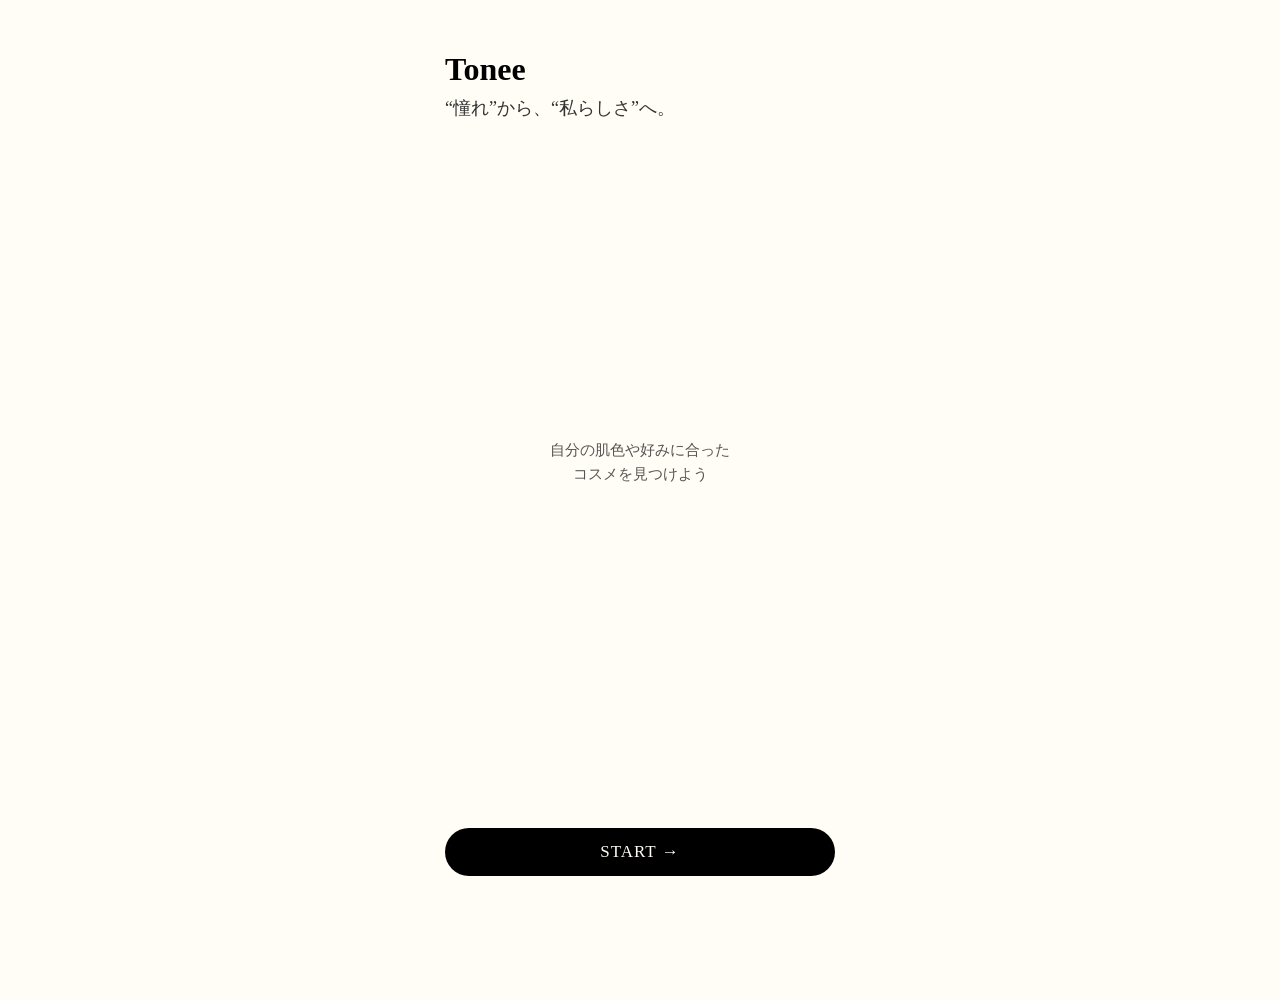
<file: index.html>
<!DOCTYPE html>
<html lang="ja">
<head>
<meta charset="UTF-8" />
<meta name="viewport" content="width=device-width, initial-scale=1.0" />
<title>Tonee - トップ</title>
<link rel="stylesheet" href="style.css" />
</head>
<body>
<section class="hero">
<div class="top-content">
<h1 class="logo">Tonee</h1>
<p class="catch">“憧れ”から、“私らしさ”へ。</p>
</div>
<div class="sub-description">
自分の肌色や好みに合った<br />コスメを見つけよう
</div>
<a href="skintype.html" class="cta-button">START →</a>
</section>
</body>
</html>
</file>
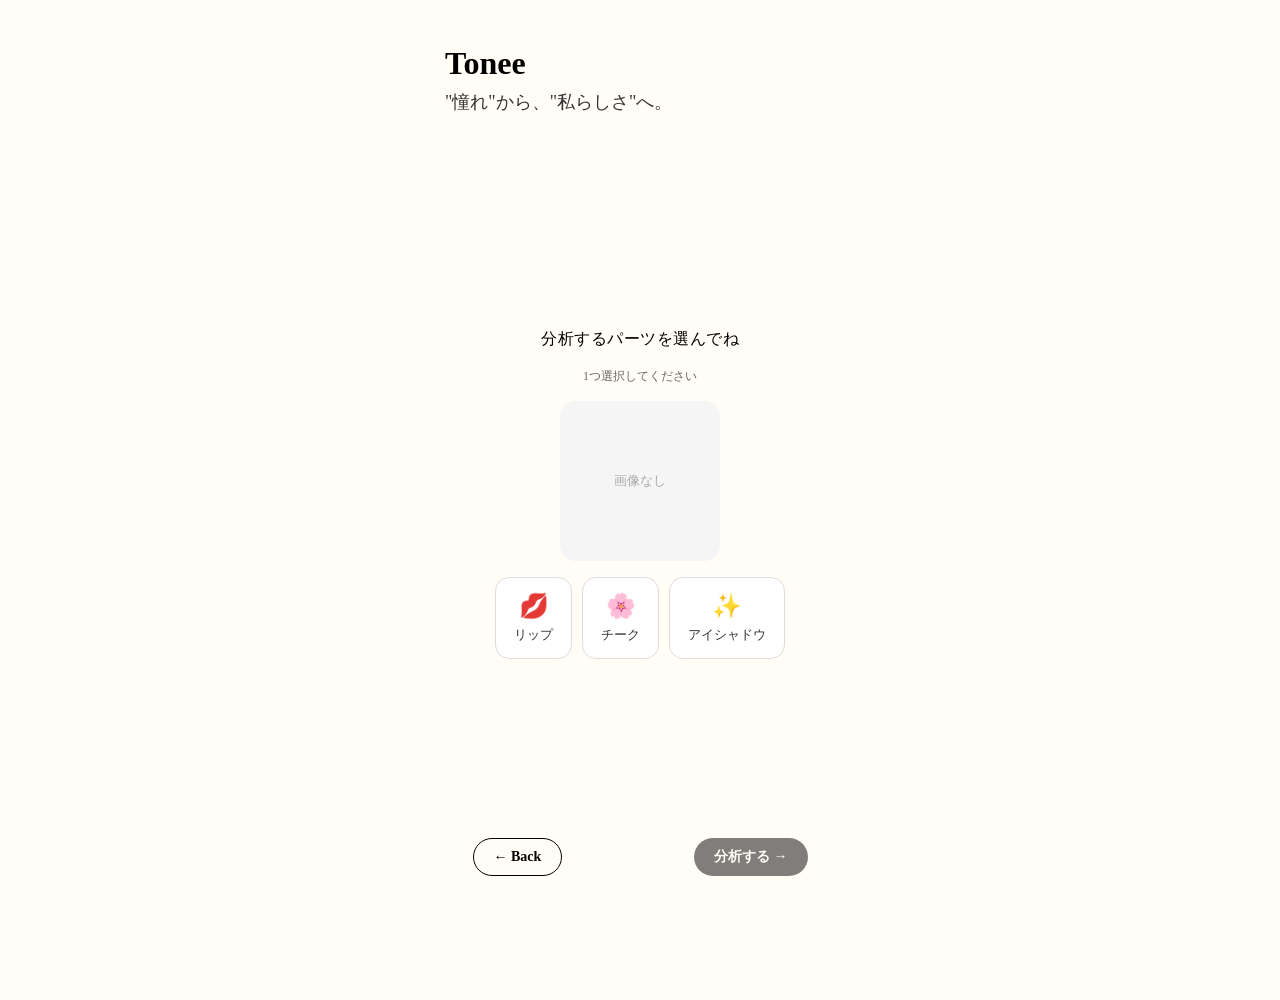
<file: chooseparts.html>
<!doctype html>
<html lang="ja">
<head>
  <meta charset="utf-8" />
  <meta name="viewport" content="width=device-width, initial-scale=1" />
  <title>Tonee | パーツ選択</title>
  <link rel="stylesheet" href="./style.css" />
  <style>
    .chooseparts-wrap {
      display: flex;
      flex-direction: column;
      align-items: center;
      width: 100%;
      padding: 0 20px;
    }
    h2.page-title {
      font-weight: 400;
      font-size: 16px;
      color: #000;
      margin-bottom: 6px;
      text-align: center;
      letter-spacing: 0.5px;
    }
    .page-subtitle {
      font-size: 12px;
      color: #666;
      text-align: center;
      margin-bottom: 16px;
    }
    .preview-area {
      width: 160px;
      height: 160px;
      margin: 0 auto 16px;
      border-radius: 16px;
      overflow: hidden;
      background: #f5f5f5;
      display: flex;
      align-items: center;
      justify-content: center;
    }
    .preview-area img {
      width: 100%;
      height: 100%;
      object-fit: cover;
    }
    .preview-placeholder {
      color: #aaa;
      font-size: 13px;
    }
    .parts-grid {
      display: flex;
      flex-direction: row;
      gap: 10px;
      justify-content: center;
      margin-bottom: 16px;
    }
    .part-option {
      display: flex;
      flex-direction: column;
      align-items: center;
      gap: 6px;
      padding: 14px 18px;
      border: 1.5px solid #ddd;
      border-radius: 14px;
      background: #fff;
      cursor: pointer;
      transition: all 0.2s;
      font-size: 13px;
      color: #333;
      font-family: inherit;
    }
    .part-option .icon { font-size: 24px; }
    .part-option.selected {
      border-color: #F9C1CF;
      background: #FFF0F4;
      color: #C9668A;
    }
    .loading-overlay {
      display: none;
      position: fixed;
      inset: 0;
      background: rgba(255,255,255,0.9);
      z-index: 999;
      flex-direction: column;
      align-items: center;
      justify-content: center;
      gap: 16px;
    }
    .loading-overlay.active { display: flex; }
    .spinner {
      width: 40px;
      height: 40px;
      border: 3px solid #F9C1CF;
      border-top-color: #C9668A;
      border-radius: 50%;
      animation: spin 0.8s linear infinite;
    }
    @keyframes spin { to { transform: rotate(360deg); } }
    .loading-text { font-size: 14px; color: #C9668A; }
    .loading-steps { font-size: 12px; color: #aaa; text-align: center; max-width: 240px; line-height: 1.8; }
    .error-msg {
      display: none;
      background: #FFF0F4;
      border: 1px solid #F9C1CF;
      border-radius: 10px;
      padding: 12px 16px;
      font-size: 12px;
      color: #C9668A;
      text-align: center;
      margin: 8px 0;
      max-width: 300px;
      width: 100%;
    }
    .error-msg.active { display: block; }
  </style>
</head>
<body>
  <main class="hero">
    <div class="top-content">
      <h1 class="logo">Tonee</h1>
      <p class="catch">"憧れ"から、"私らしさ"へ。</p>
    </div>
    <section class="center-area">
      <div class="chooseparts-wrap">
        <h2 class="page-title">分析するパーツを選んでね</h2>
        <p class="page-subtitle">1つ選択してください</p>
        <div class="preview-area">
          <img id="previewImg" alt="アップロード画像" style="display:none">
          <div id="previewPlaceholder" class="preview-placeholder">画像なし</div>
        </div>
        <div class="parts-grid">
          <button class="part-option" data-part="lip">
            <span class="icon">💋</span>
            <span>リップ</span>
          </button>
          <button class="part-option" data-part="cheek">
            <span class="icon">🌸</span>
            <span>チーク</span>
          </button>
          <button class="part-option" data-part="eye">
            <span class="icon">✨</span>
            <span>アイシャドウ</span>
          </button>
        </div>
        <div id="errorMsg" class="error-msg"></div>
      </div>
    </section>
    <div class="button-row">
      <a class="back-button" href="./upload.html">← Back</a>
      <button id="analyzeBtn" class="next-button" style="border:none;cursor:pointer;opacity:0.5;pointer-events:none;">
        分析する →
      </button>
    </div>
  </main>

  <div id="loadingOverlay" class="loading-overlay">
    <div class="spinner"></div>
    <div class="loading-text">AIが分析中...</div>
    <div class="loading-steps" id="loadingStep">画像を読み込んでいます</div>
  </div>

  <script>
    const API_BASE = 'https://tonee-backend.vercel.app';
    const partButtons = document.querySelectorAll('.part-option');
    const analyzeBtn = document.getElementById('analyzeBtn');
    const previewImg = document.getElementById('previewImg');
    const previewPlaceholder = document.getElementById('previewPlaceholder');
    const errorMsg = document.getElementById('errorMsg');
    const loadingOverlay = document.getElementById('loadingOverlay');
    const loadingStep = document.getElementById('loadingStep');

    let selectedPart = null; // 単一選択に変更

    const uploadedImage = localStorage.getItem('tonee_uploaded_image');
    if (uploadedImage) {
      previewImg.src = uploadedImage;
      previewImg.style.display = 'block';
      previewPlaceholder.style.display = 'none';
    }

    partButtons.forEach(btn => {
      btn.addEventListener('click', () => {
        const part = btn.dataset.part;
        // 他のボタンの選択を解除
        partButtons.forEach(b => b.classList.remove('selected'));
        if (selectedPart === part) {
          selectedPart = null;
        } else {
          selectedPart = part;
          btn.classList.add('selected');
        }
        updateAnalyzeBtn();
      });
    });

    function updateAnalyzeBtn() {
      const enabled = selectedPart !== null && uploadedImage;
      analyzeBtn.style.opacity = enabled ? 1 : 0.5;
      analyzeBtn.style.pointerEvents = enabled ? 'auto' : 'none';
    }

    // 画像をリサイズして軽量化
    function resizeImage(base64, maxWidth, quality) {
      return new Promise(resolve => {
        const img = new Image();
        img.onload = () => {
          const canvas = document.createElement('canvas');
          let w = img.width, h = img.height;
          if (w > maxWidth) { h = Math.round(h * maxWidth / w); w = maxWidth; }
          canvas.width = w;
          canvas.height = h;
          canvas.getContext('2d').drawImage(img, 0, 0, w, h);
          resolve(canvas.toDataURL('image/jpeg', quality));
        };
        img.src = base64;
      });
    }

    analyzeBtn.addEventListener('click', async () => {
      if (!uploadedImage || !selectedPart) return;

      const skinType = localStorage.getItem('tonee_skin_type') || 'combo';
      const personalColor = localStorage.getItem('tonee_personal_color') || 'spring';

      errorMsg.classList.remove('active');
      loadingOverlay.classList.add('active');

      const steps = [
        '画像を読み込んでいます...',
        'AIがパーツを認識中...',
        'カラーを抽出しています...',
        'パーソナルカラーを分析中...',
        'あなたに似合うコスメを探しています...'
      ];
      let stepIdx = 0;
      const stepInterval = setInterval(() => {
        stepIdx = (stepIdx + 1) % steps.length;
        loadingStep.textContent = steps[stepIdx];
      }, 1500);

      try {
        // 画像を800px以下にリサイズして送信サイズを削減
        const resized = await resizeImage(uploadedImage, 800, 0.8);

        const response = await fetch(`${API_BASE}/api/analyze`, {
          method: 'POST',
          headers: { 'Content-Type': 'application/json' },
          body: JSON.stringify({
            image: resized,
            parts: [selectedPart],
            skinType,
            personalColor
          })
        });

        clearInterval(stepInterval);

        if (!response.ok) {
          const err = await response.json().catch(() => ({}));
          throw new Error(err.error || `API Error: ${response.status}`);
        }

        const data = await response.json();
        localStorage.setItem('tonee_analysis_result', JSON.stringify(data));
        localStorage.setItem('tonee_selected_parts', JSON.stringify([selectedPart]));
        loadingOverlay.classList.remove('active');
        window.location.href = './recommend.html';

      } catch (err) {
        clearInterval(stepInterval);
        loadingOverlay.classList.remove('active');
        console.error('Analysis failed:', err);
        errorMsg.textContent = `エラー: ${err.message || '分析に失敗しました。もう一度お試しください。'}`;
        errorMsg.classList.add('active');
      }
    });
  </script>
</body>
</html>
</file>
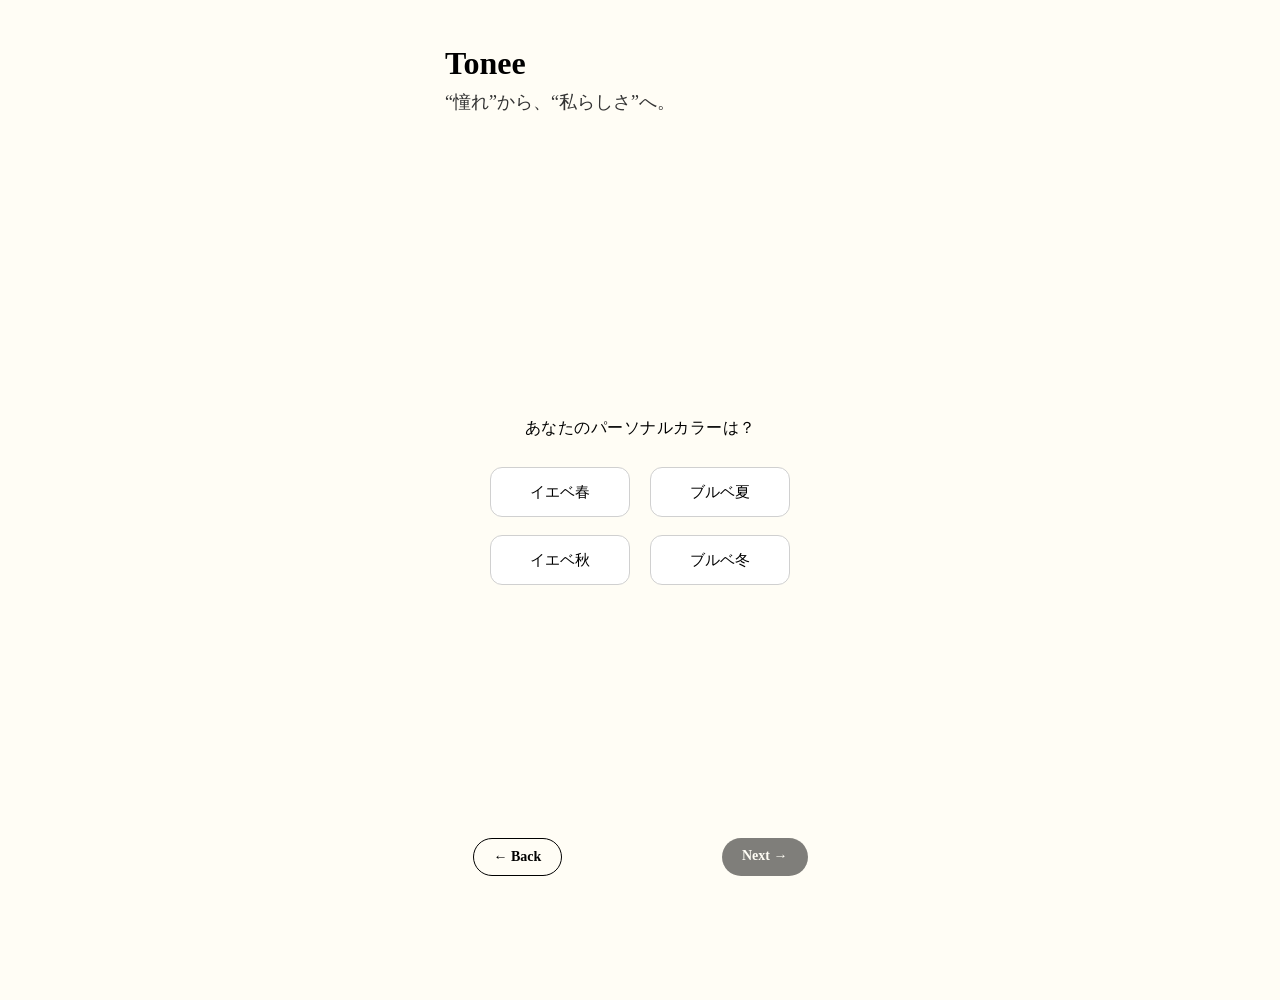
<file: personalcolor.html>
<!doctype html>
<html lang="ja">
<head>
  <meta charset="utf-8" />
  <meta name="viewport" content="width=device-width, initial-scale=1" />
  <title>Tonee | パーソナルカラー</title>
  <link rel="stylesheet" href="./style.css" />

  <style>
    h2.page-title {
      font-weight: 400;
      font-size: 16px;
      color: #000;
      margin-bottom: 28px;
      text-align: center;
      letter-spacing: 0.5px;
    }
  </style>
</head>

<body>
  <main class="hero">
    <div class="top-content">
      <h1 class="logo">Tonee</h1>
      <p class="catch">“憧れ”から、“私らしさ”へ。</p>
    </div>

    <section class="center-area">
      <div>
        <h2 class="page-title">あなたのパーソナルカラーは？</h2>

        <div class="personalcolor-buttons">
          <button class="personalcolor-option" data-value="spring">イエベ春</button>
          <button class="personalcolor-option" data-value="summer">ブルベ夏</button>
          <button class="personalcolor-option" data-value="autumn">イエベ秋</button>
          <button class="personalcolor-option" data-value="winter">ブルベ冬</button>
        </div>
      </div>
    </section>

    <div class="button-row">
      <a class="back-button" href="./skintype.html">← Back</a>
      <a id="nextBtn" class="next-button" href="./upload.html">Next →</a>
    </div>
  </main>

  <script>
  const colorButtons = document.querySelectorAll('.personalcolor-option');
  const colorNextBtn = document.getElementById('nextBtn');

  function setColorNextEnabled(enabled){
    colorNextBtn.style.opacity = enabled ? 1 : 0.5;
    colorNextBtn.style.pointerEvents = enabled ? 'auto' : 'none';
    colorNextBtn.setAttribute('aria-disabled', String(!enabled));
  }

  function resetColorSelection(){
    colorButtons.forEach(b => b.classList.remove('selected'));
    localStorage.removeItem('tonee_personal_color');
    setColorNextEnabled(false);
  }

  document.addEventListener('DOMContentLoaded', resetColorSelection);
  window.addEventListener('pageshow', (e)=>{ if (e.persisted) resetColorSelection(); });

  colorButtons.forEach(btn => {
    btn.addEventListener('click', () => {
      colorButtons.forEach(b => b.classList.remove('selected'));
      btn.classList.add('selected');
      localStorage.setItem('tonee_personal_color', btn.dataset.value);
      setColorNextEnabled(true);
    });
  });
</script>
</body>
</html>
</file>
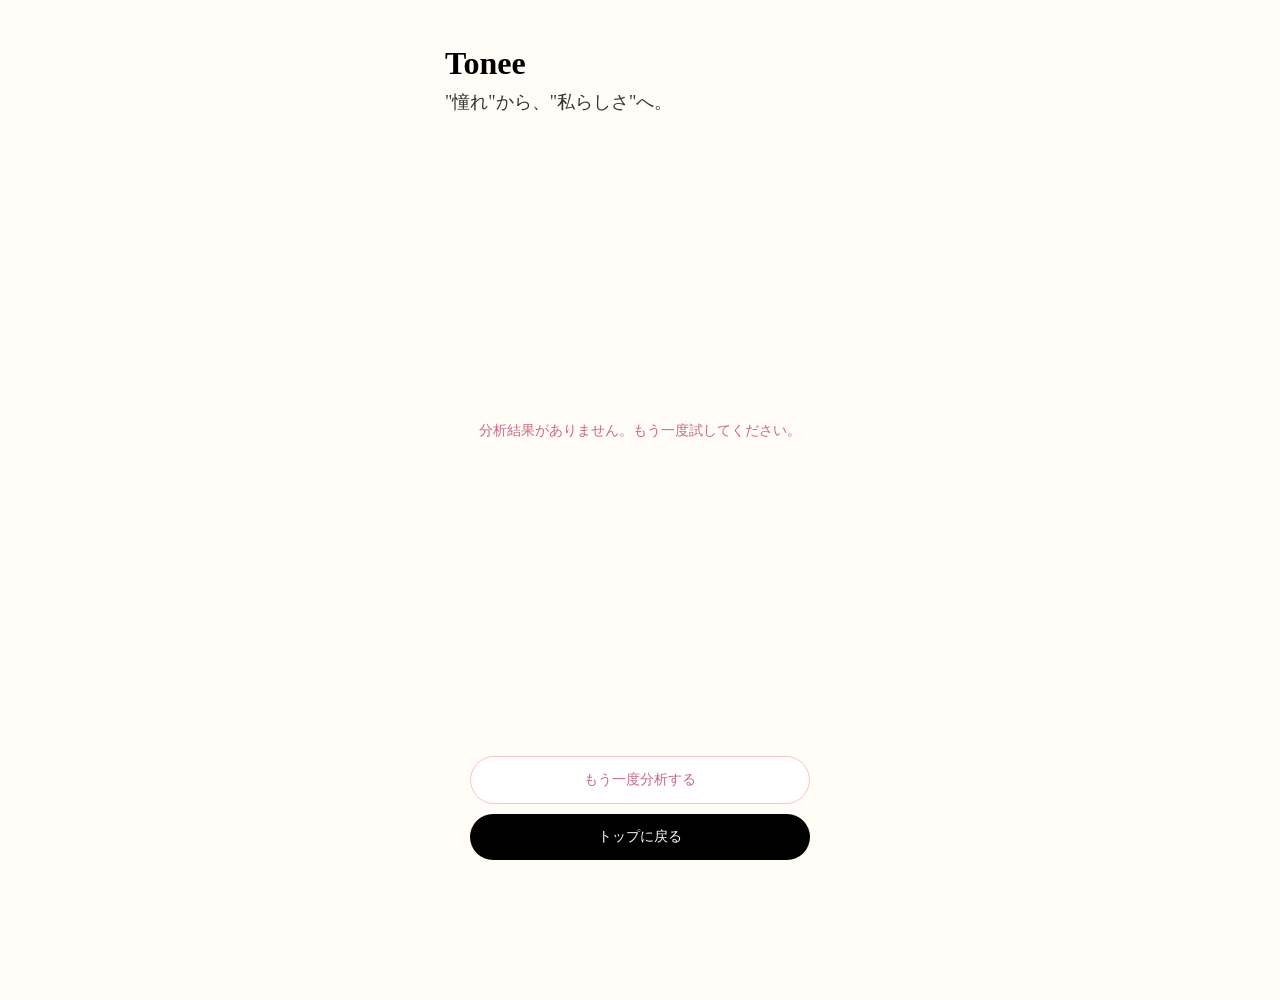
<file: recommend.html>
<!doctype html>
<html lang="ja">
<head>
  <meta charset="utf-8" />
  <meta name="viewport" content="width=device-width, initial-scale=1" />
  <title>Tonee | 分析結果</title>
  <link rel="stylesheet" href="./style.css" />
  <style>
    .result-section {
      width: 100%;
      max-width: 340px;
      margin: 0 auto;
      padding: 0 16px;
    }
    .color-analysis-card {
      background: #fff;
      border-radius: 16px;
      padding: 16px;
      margin-bottom: 20px;
      box-shadow: 0 2px 12px rgba(0,0,0,0.06);
    }
    .card-title {
      font-size: 12px;
      font-weight: 400;
      color: #999;
      letter-spacing: 1px;
      margin-bottom: 12px;
      text-transform: uppercase;
    }
    .season-badge {
      display: inline-block;
      background: linear-gradient(135deg, #F9C1CF, #FFE4EC);
      color: #C9668A;
      font-size: 14px;
      font-weight: 600;
      padding: 6px 16px;
      border-radius: 20px;
      margin-bottom: 8px;
    }
    .season-comment {
      font-size: 12px;
      color: #666;
      line-height: 1.6;
    }
    .color-swatches {
      display: flex;
      gap: 8px;
      margin-top: 12px;
      flex-wrap: wrap;
    }
    .swatch-item {
      display: flex;
      flex-direction: column;
      align-items: center;
      gap: 4px;
    }
    .swatch-circle {
      width: 36px;
      height: 36px;
      border-radius: 50%;
      border: 2px solid rgba(0,0,0,0.08);
    }
    .swatch-label {
      font-size: 10px;
      color: #666;
      text-align: center;
    }
    .recommend-section { margin-bottom: 16px; }
    .section-header {
      font-size: 13px;
      color: #333;
      margin-bottom: 12px;
      display: flex;
      align-items: center;
      gap: 6px;
    }
    .part-badge {
      background: #F9C1CF;
      color: #C9668A;
      font-size: 11px;
      padding: 2px 8px;
      border-radius: 10px;
    }
    .product-card {
      background: #fff;
      border-radius: 14px;
      padding: 14px;
      margin-bottom: 10px;
      box-shadow: 0 1px 8px rgba(0,0,0,0.06);
      display: flex;
      gap: 12px;
      align-items: flex-start;
    }
    .product-color-dot {
      width: 44px;
      height: 44px;
      border-radius: 50%;
      flex-shrink: 0;
      border: 2px solid rgba(0,0,0,0.08);
    }
    .product-info { flex: 1; min-width: 0; }
    .product-brand { font-size: 11px; color: #999; margin-bottom: 2px; }
    .product-name {
      font-size: 13px;
      color: #333;
      font-weight: 500;
      margin-bottom: 4px;
      white-space: nowrap;
      overflow: hidden;
      text-overflow: ellipsis;
    }
    .product-color-name { font-size: 11px; color: #C9668A; margin-bottom: 6px; }
    .product-reason { font-size: 11px; color: #888; line-height: 1.5; margin-bottom: 8px; }
    .product-price { font-size: 12px; color: #333; font-weight: 500; margin-bottom: 8px; }
    .product-links { display: flex; gap: 6px; flex-wrap: wrap; }
    .product-link {
      font-size: 11px;
      padding: 4px 10px;
      border-radius: 8px;
      border: 1px solid #ddd;
      color: #555;
      text-decoration: none;
      transition: all 0.2s;
    }
    .product-link:hover { background: #F9C1CF; border-color: #F9C1CF; color: #C9668A; }
    .action-buttons {
      display: flex;
      flex-direction: column;
      gap: 10px;
      padding: 0 0 40px;
      max-width: 340px;
      margin: 0 auto;
      width: 100%;
    }
    .btn-retry {
      display: block;
      text-align: center;
      padding: 14px;
      border: 1.5px solid #F9C1CF;
      border-radius: 30px;
      color: #C9668A;
      text-decoration: none;
      font-size: 14px;
      background: #fff;
    }
    .btn-top {
      display: block;
      text-align: center;
      padding: 14px;
      background: #000;
      border-radius: 30px;
      color: #fff;
      text-decoration: none;
      font-size: 14px;
    }
    .loading-state {
      text-align: center;
      padding: 40px 20px;
      color: #C9668A;
      font-size: 14px;
    }
    .no-result { text-align: center; padding: 20px; color: #999; font-size: 13px; }
    .uploaded-preview {
      width: 180px;
      height: 180px;
      border-radius: 16px;
      object-fit: cover;
      margin: 0 auto 16px;
      display: block;
    }
    .confidence-bar {
      background: #f0f0f0;
      border-radius: 10px;
      height: 6px;
      margin-top: 8px;
      overflow: hidden;
    }
    .confidence-fill {
      height: 100%;
      background: linear-gradient(90deg, #F9C1CF, #C9668A);
      border-radius: 10px;
      transition: width 1s ease;
    }
  </style>
</head>
<body>
  <main class="hero" style="padding-bottom: 0;">
    <div class="top-content">
      <h1 class="logo">Tonee</h1>
      <p class="catch">"憧れ"から、"私らしさ"へ。</p>
    </div>

    <div id="resultContainer" class="result-section" style="display:none">
      <img id="uploadedPreview" class="uploaded-preview" alt="分析した画像" style="display:none">
      <div class="color-analysis-card">
        <div class="card-title">Color Analysis</div>
        <div><span class="season-badge" id="seasonBadge">—</span></div>
        <div class="confidence-bar">
          <div class="confidence-fill" id="confidenceFill" style="width:0%"></div>
        </div>
        <p class="season-comment" id="seasonComment" style="margin-top:8px"></p>
        <div class="color-swatches" id="colorSwatches"></div>
      </div>
      <div id="recommendationsContainer"></div>
    </div>

    <div id="loadingState" class="loading-state">分析結果を読み込み中...</div>

    <div class="action-buttons" style="padding-top:8px;">
      <a href="./upload.html" class="btn-retry">もう一度分析する</a>
      <a href="./index.html" class="btn-top">トップに戻る</a>
    </div>
  </main>

  <script>
    const SEASON_LABELS = {
      spring: 'イエベ春 🌸',
      summer: 'ブルベ夏 ☁️',
      autumn: 'イエベ秋 🍂',
      winter: 'ブルベ冬 ❄️'
    };
    const PART_LABELS = {
      lip: 'リップ 💋',
      cheek: 'チーク 🌸',
      eye: 'アイシャドウ ✨'
    };

    function loadResults() {
      const loadingState = document.getElementById('loadingState');
      const resultContainer = document.getElementById('resultContainer');
      const rawResult = localStorage.getItem('tonee_analysis_result');
      const uploadedImage = localStorage.getItem('tonee_uploaded_image');

      if (!rawResult) {
        loadingState.textContent = '分析結果がありません。もう一度試してください。';
        return;
      }

      let data;
      try { data = JSON.parse(rawResult); }
      catch { loadingState.textContent = 'データの読み込みに失敗しました。'; return; }

      if (uploadedImage) {
        const img = document.getElementById('uploadedPreview');
        img.src = uploadedImage;
        img.style.display = 'block';
      }

      const pcAnalysis = data.analysis?.personalColorAnalysis || {};
      const season = pcAnalysis.detectedSeason || localStorage.getItem('tonee_personal_color') || 'spring';
      document.getElementById('seasonBadge').textContent = SEASON_LABELS[season] || season;
      document.getElementById('seasonComment').textContent = pcAnalysis.comment || '';

      const confidence = Math.round((pcAnalysis.confidence || 0.7) * 100);
      setTimeout(() => {
        document.getElementById('confidenceFill').style.width = `${confidence}%`;
      }, 200);

      const swatchContainer = document.getElementById('colorSwatches');
      const partsAnalysis = data.analysis?.partsAnalysis || {};
      for (const [part, info] of Object.entries(partsAnalysis)) {
        if (!info) continue;
        const item = document.createElement('div');
        item.className = 'swatch-item';
        item.innerHTML = `
          <div class="swatch-circle" style="background:${info.color}"></div>
          <div class="swatch-label">${PART_LABELS[part] || part}</div>
          <div class="swatch-label" style="color:#999">${info.colorName || ''}</div>
        `;
        swatchContainer.appendChild(item);
      }

      const recommendations = data.recommendations || [];
      const container = document.getElementById('recommendationsContainer');

      if (recommendations.length === 0) {
        container.innerHTML = '<p class="no-result">推薦コスメが見つかりませんでした。</p>';
      } else {
        const grouped = {};
        for (const rec of recommendations) {
          const part = rec.part || 'other';
          if (!grouped[part]) grouped[part] = [];
          grouped[part].push(rec);
        }
        for (const [part, items] of Object.entries(grouped)) {
          const section = document.createElement('div');
          section.className = 'recommend-section';
          section.innerHTML = `
            <div class="section-header">
              <span>あなたに似合う</span>
              <span class="part-badge">${PART_LABELS[part] || part}</span>
            </div>
          `;
          for (const item of items) {
            const colorHex = item.colors?.[0]?.hex || '#ddd';
            const colorName = item.colors?.[0]?.name || '';
            const card = document.createElement('div');
            card.className = 'product-card';
            card.innerHTML = `
              <div class="product-color-dot" style="background:${colorHex}"></div>
              <div class="product-info">
                <div class="product-brand">${item.brand}</div>
                <div class="product-name">${item.name}</div>
                <div class="product-color-name">${colorName}</div>
                <div class="product-reason">${item.matchReason || ''}</div>
                <div class="product-price">¥${(item.price || 0).toLocaleString()}</div>
                <div class="product-links">
                  ${item.links?.official ? `<a href="${item.links.official}" target="_blank" class="product-link">公式</a>` : ''}
                  ${item.links?.rakuten ? `<a href="${item.links.rakuten}" target="_blank" class="product-link">楽天</a>` : ''}
                  ${item.links?.amazon ? `<a href="${item.links.amazon}" target="_blank" class="product-link">Amazon</a>` : ''}
                  ${item.links?.cosme ? `<a href="${item.links.cosme}" target="_blank" class="product-link">@cosme</a>` : ''}
                </div>
              </div>
            `;
            section.appendChild(card);
          }
          container.appendChild(section);
        }
      }

      loadingState.style.display = 'none';
      resultContainer.style.display = 'block';
    }

    document.addEventListener('DOMContentLoaded', loadResults);
  </script>
</body>
</html>
</file>
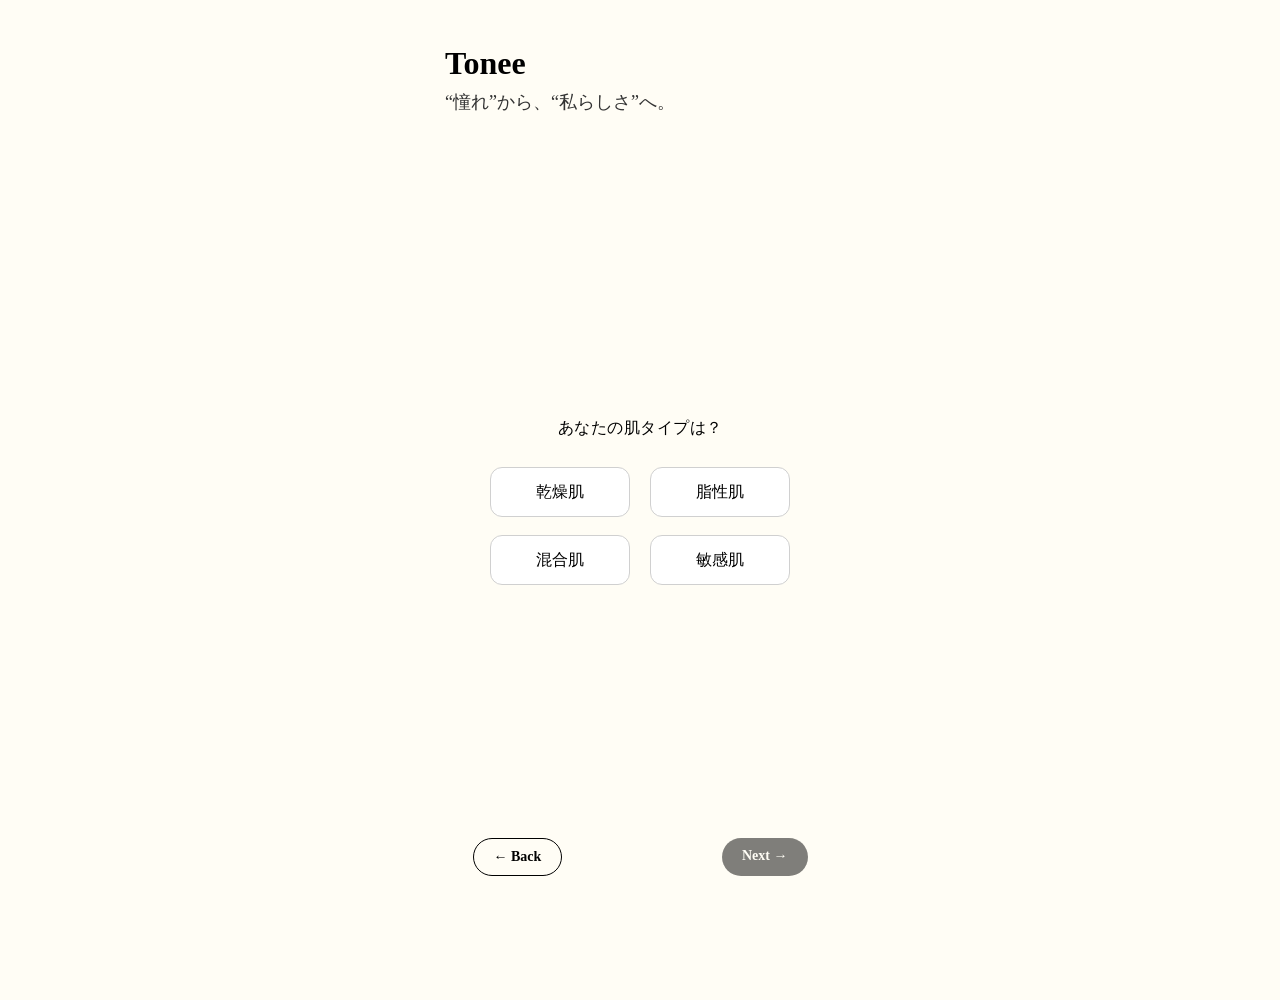
<file: skintype.html>
<!doctype html>
<html lang="ja">
<head>
  <meta charset="utf-8" />
  <meta name="viewport" content="width=device-width, initial-scale=1" />
  <title>Tonee | 肌タイプ</title>
  <link rel="stylesheet" href="./style.css" />

  <style>
    /* --- ページ固有デザイン調整 --- */
    h2.page-title {
      font-weight: 400;
      font-size: 16px;
      color: #000;
      margin-bottom: 28px;
      text-align: center;
      letter-spacing: 0.5px;
    }
  </style>
</head>

<body>
  <main class="hero">
    <div class="top-content">
      <h1 class="logo">Tonee</h1>
      <p class="catch">“憧れ”から、“私らしさ”へ。</p>
    </div>

    <!-- 中央配置 -->
    <section class="center-area">
      <div>
        <h2 class="page-title">あなたの肌タイプは？</h2>

        <div class="skin-type-buttons">
          <button class="skin-type-option" data-value="dry">乾燥肌</button>
          <button class="skin-type-option" data-value="oily">脂性肌</button>
          <button class="skin-type-option" data-value="combo">混合肌</button>
          <button class="skin-type-option" data-value="sensitive">敏感肌</button>
        </div>
      </div>
    </section>

    <div class="button-row">
      <a class="back-button" href="./index.html">← Back</a>
      <a id="nextBtn" class="next-button" href="./personalcolor.html">Next →</a>
    </div>
  </main>

  <script>
  const skinButtons = document.querySelectorAll('.skin-type-option');
  const skinNextBtn = document.getElementById('nextBtn');

  function setSkinNextEnabled(enabled){
    skinNextBtn.style.opacity = enabled ? 1 : 0.5;
    skinNextBtn.style.pointerEvents = enabled ? 'auto' : 'none';
    skinNextBtn.setAttribute('aria-disabled', String(!enabled));
  }

  // 👉 毎回「未選択＆Next無効」からスタート
  function resetSkinSelection(){
    skinButtons.forEach(b => b.classList.remove('selected'));
    localStorage.removeItem('tonee_skin_type');
    setSkinNextEnabled(false);
  }

  // ページ表示時＆ブラウザ戻る時、必ずリセット
  document.addEventListener('DOMContentLoaded', resetSkinSelection);
  window.addEventListener('pageshow', (e)=>{ if (e.persisted) resetSkinSelection(); });

  // ボタンを押したらそのボタンだけ選択状態にしてNext有効化
  skinButtons.forEach(btn => {
    btn.addEventListener('click', () => {
      skinButtons.forEach(b => b.classList.remove('selected'));
      btn.classList.add('selected');
      localStorage.setItem('tonee_skin_type', btn.dataset.value); // どのタイプかは保存だけしておく
      setSkinNextEnabled(true);
    });
  });
</script>
</body>
</html>
</file>
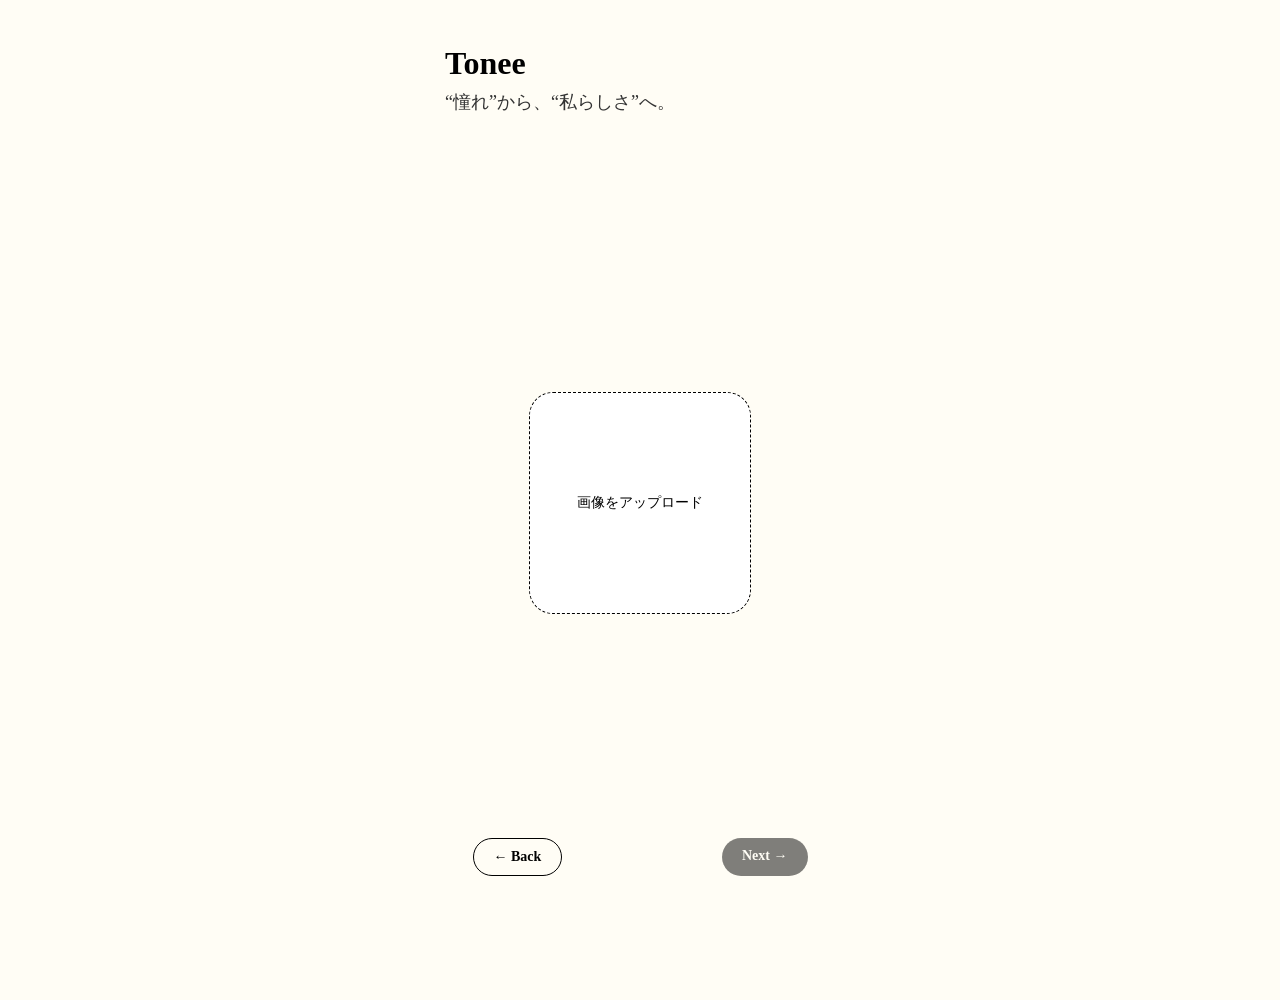
<file: upload.html>
<!doctype html>
<html lang="ja">
<head>
  <meta charset="utf-8" />
  <meta name="viewport" content="width=device-width, initial-scale=1" />
  <title>Tonee | 画像アップロード</title>
  <link rel="stylesheet" href="./style.css" />
  <style>
    /* このページだけの微調整（枠に収めるための設定） */
    .upload-wrap { text-align: center; }
    .upload-title {
      font-weight: 400; font-size: 16px; color: #000;
      margin-bottom: 16px; text-align: center; letter-spacing: .5px;
    }
    /* 既存 .upload-box を強化して “中にきっちり表示” */
    .upload-box{
      position: relative;
      width: 220px;             /* 既存 180px より少し広めに見やすく */
      height: 220px;
      margin: 16px auto 0;
      border: 1px dashed #000;
      border-radius: 24px;
      display: flex;
      align-items: center;
      justify-content: center;
      cursor: pointer;
      overflow: hidden;         /* はみ出し防止 */
      background: #fff;
      user-select: none;
      -webkit-user-select: none;
    }
    .upload-placeholder { color:#000; font-size:14px; line-height:1.6; }
    /* プレビュー画像は枠に収まる（全体が見える＝contain） */
    .upload-preview{
      position: absolute; inset: 0;
      width: 100%; height: 100%;
      object-fit: contain;      /* 収まるように表示（トリミングしない） */
      display: none;            /* 初期は非表示。選択後に表示 */
    }
  </style>
</head>

<body>
  <main class="hero">
    <div class="top-content">
      <h1 class="logo">Tonee</h1>
      <p class="catch">“憧れ”から、“私らしさ”へ。</p>
    </div>

    <!-- 中央配置ブロック -->
    <section class="center-area">
      <div class="upload-wrap">

        <!-- クリックでファイル選択。選んだら枠内にプレビュー表示 -->
        <div id="uploadBox" class="upload-box" role="button" aria-label="画像をアップロード">
          <span id="uploadPlaceholder" class="upload-placeholder">画像をアップロード</span>
          <img id="uploadPreview" class="upload-preview" alt="選択画像のプレビュー">
        </div>

        <!-- 実際のファイル入力（隠す） -->
        <input id="fileInput" type="file" accept="image/*" style="display:none">
      </div>
    </section>

    <div class="button-row">
      <a class="back-button" href="./personalcolor.html">← Back</a>
      <a id="nextBtn" class="next-button" href="./chooseparts.html">Next →</a>
    </div>
  </main>

  <script>
  const uploadBox = document.getElementById('uploadBox');
  const fileInput = document.getElementById('fileInput');
  const previewImg = document.getElementById('uploadPreview');
  const placeholder = document.getElementById('uploadPlaceholder');
  const nextBtn = document.getElementById('nextBtn');

  // Nextボタンの有効/無効
  function setNextEnabled(enabled){
    nextBtn.style.opacity = enabled ? 1 : .5;
    nextBtn.style.pointerEvents = enabled ? 'auto' : 'none';
    nextBtn.setAttribute('aria-disabled', String(!enabled));
  }

  // UIを初期状態に戻す（前回の画像をクリア）
  function resetUploadUI(){
    previewImg.removeAttribute('src');
    previewImg.style.display = 'none';
    placeholder.style.display = 'block';
    localStorage.removeItem('tonee_uploaded_image');  // ←前の画像を消す
    setNextEnabled(false);
  }

  // ページ初回ロード時：必ず初期化
  document.addEventListener('DOMContentLoaded', resetUploadUI);

  // ブラウザの戻る（bfcache）対策：これでも初期化
  window.addEventListener('pageshow', (e)=>{ 
    if (e.persisted) resetUploadUI(); 
  });

  // クリックで画像選択
  uploadBox.addEventListener('click', () => fileInput.click());

  // ファイル選択 → プレビュー表示 & 保存
  fileInput.addEventListener('change', () => {
    const file = fileInput.files && fileInput.files[0];
    if (!file) return;
    const reader = new FileReader();
    reader.onload = e => {
      previewImg.src = e.target.result;
      previewImg.style.display = 'block';
      placeholder.style.display = 'none';

      localStorage.setItem('tonee_uploaded_image', e.target.result);
      setNextEnabled(true);
    };
    reader.readAsDataURL(file);
  });
</script>
</body>
</html>
</file>
<file: style.css>
/* ---------- Base ---------- */
body {
  margin: 0;
  padding: 0 0 calc(100px + env(safe-area-inset-bottom)); /* 固定ボタンと被らない余白 */
  background-color: #FFFDF5;
  font-family: 'Noto Serif JP', serif;
  color: #000;
  -webkit-text-size-adjust: 100%;
}

.hero {
  display: flex;
  flex-direction: column;
  justify-content: space-between;
  height: 100vh;
  max-width: 375px;
  width: 100%;
  margin: 0 auto;
  padding: 24px 20px;
  box-sizing: border-box;
}

.top-content { text-align: left; }

.logo {
  font-size: 28px;
  font-weight: 700;
  margin-bottom: 8px;
}

.catch {
  font-size: 16px;
  color: #333;
  margin: 0;
}

.sub-description {
  text-align: center;
  font-size: 14px;
  line-height: 1.6;
  color: #555;
}

/* ---------- Primary CTA ---------- */
.cta-button {
  display: block;
  background-color: #000;
  color: #FFFDF5;
  text-align: center;
  padding: 14px 28px;
  border: none;
  border-radius: 30px;
  font-size: 16px;
  letter-spacing: 1px;
  text-decoration: none;
  cursor: pointer;
  transition: background-color 0.3s ease;
  width: 100%;
  box-sizing: border-box;
  margin-top: 24px;
}
.cta-button:hover { background-color: #333; }

/* ---------- Responsive ---------- */
@media (max-width: 320px) {
  .logo { font-size: 24px; }
  .catch { font-size: 14px; }
  .sub-description { font-size: 13px; }
  .cta-button { font-size: 14px; padding: 12px 24px; }
}
@media (min-width: 430px) {
  .hero { max-width: 430px; }
  .logo { font-size: 32px; }
  .catch { font-size: 18px; }
  .sub-description { font-size: 15px; }
  .cta-button { font-size: 17px; }
}

/* ---------- Option Buttons (共通) ---------- */
/* personalcolor / gender / skintype の3つをまとめて指定 */
.personalcolor-buttons,
.gender-buttons,
.skintype-buttons {
  display: grid;
  grid-template-columns: 1fr 1fr;
  gap: 18px 20px;
  max-width: 360px;
  margin: 0 auto;
}

.personalcolor-option,
.gender-option,
.skintype-option {
  padding: 10px;
  font-size: 13px;
  border: 1px solid #ccc;
  border-radius: 12px;
  background-color: #fff;
  color: #000;
  cursor: pointer;
  transition: background-color 0.2s ease;
  text-align: center;
}

.personalcolor-option:hover,
.gender-option:hover,
.skintype-option:hover { background-color: #f2f2f2; }

.personalcolor-option.selected,
.gender-option.selected,
.skintype-option.selected {
  background-color: #000;
  color: #fff;
  border-color: #000;
}

/* ---------- Upload & Preview ---------- */
.upload-box {
  width: 180px;
  height: 180px;
  border: 1px dashed #000;
  border-radius: 24px;
  display: flex;
  align-items: center;
  justify-content: center;
  font-size: 18px;
  cursor: pointer;
  text-align: center;
  transition: background-color 0.3s ease;
  margin: 40px auto 0;
}
.upload-box:hover { background-color: #f8f8f8; }

.preview-image {
  max-width: 80%;
  border-radius: 12px;
  box-shadow: 0 2px 6px rgba(0, 0, 0, 0.1);
  display: block;
  margin: 24px auto;
  object-fit: contain;
}

/* ---------- Bottom Buttons ---------- */
.button-row {
  position: fixed;
  bottom: calc(24px + env(safe-area-inset-bottom));
  left: 0;
  right: 0;
  max-width: 375px;
  margin: 0 auto;
  padding: 0 20px;
  display: flex;
  justify-content: space-between;
  box-sizing: border-box;
}

.back-button, .next-button {
  font-size: 14px;
  padding: 10px 20px;
  border-radius: 30px;
  text-decoration: none;
  font-weight: bold;
  transition: all 0.3s ease;
}

.back-button {
  color: #000;
  border: 1px solid #000;
  background-color: transparent;
}
.back-button:hover { background-color: #f0f0f0; }

.next-button {
  background-color: #000;
  color: #FFFDF5;
  border: none;
}
.next-button:hover { background-color: #333; }

/* ---------- Color Result ---------- */
.color-info {
  display: flex;
  align-items: center;
  gap: 16px;
  justify-content: center;
  margin-bottom: 24px;
}
.color-chip {
  width: 60px;
  height: 60px;
  border-radius: 8px;
  box-shadow: 0 2px 6px rgba(0,0,0,0.2);
}
.color-code { font-size: 14px; line-height: 1.5; }
.color-code .hex { font-weight: bold; font-size: 16px; }

/* ---------- Product Card ---------- */
.product-card {
  display: flex;
  justify-content: space-between;
  align-items: flex-start;
  padding: 20px 0;
  border-top: 1px solid #ccc;
  gap: 16px;
}
.product-info { flex: 1; }
.button-group-vertical {
  display: flex;
  flex-direction: column;
  align-items: flex-end;
  gap: 8px;
  margin-top: 5px;
}
.link-button {
  padding: 4px 10px;
  border: 1px solid #ccc;
  border-radius: 12px;
  font-size: 13px;
  background-color: #fff;
  color: #000;
  text-decoration: none;
  text-align: center;
  transition: background-color 0.2s ease;
  min-width: 90px;
}
.link-button:hover { background-color: #f2f2f2; }

/* どちらの表記でもマッチするように別名を追加 */
.skintype-buttons, .skin-type-buttons,
.personalcolor-buttons, .gender-buttons { /* 既存と合わせてOK */
  display: grid;
  grid-template-columns: 1fr 1fr;
  gap:  18px 20px;
  max-width: 360px;
  margin: 0 auto;
}

.skintype-option, .skin-type-option,
.personalcolor-option, .gender-option {
  padding: 10px;
  font-size: 13px;
  border: 1px solid #ccc;
  border-radius: 12px;
  background-color: #fff;
  color: #000;
  cursor: pointer;
  transition: background-color 0.2s ease;
  text-align: center;
}

.skintype-option:hover, .skin-type-option:hover,
.personalcolor-option:hover, .gender-option:hover { background:#f2f2f2; }

.skintype-option.selected, .skin-type-option.selected,
.personalcolor-option.selected, .gender-option.selected {
  background:#000; color:#fff; border-color:#000;
}

/* 中央配置の土台（未追加ならstyle.cssへ） */
.center-area {
  flex: 1;
  display: flex;
  align-items: center;
  justify-content: center;
  padding: 24px 0;
}
/* ====== 肌タイプ選択ボタンの最終調整 ====== */
.skin-type-buttons {
  display: grid;
  grid-template-columns: 1fr 1fr;
  gap: 18px 20px;
  max-width: 360px;
  margin: 0 auto;
}

.skin-type-option {
  display: flex !important;
  align-items: center !important;
  justify-content: center !important;
  width: 100% !important;
  height: 50px !important;           /* ← 高さをしっかり確保 */
  font-size: 16px !important;        /* ← フォントサイズアップ */
  font-weight: 400;
  border: 1px solid #D0D0D0;
  border-radius: 12px;
  background-color: #fff;
  color: #000;
  cursor: pointer;
  transition: all 0.25s ease;
}

.skin-type-option:hover {
  background-color: #fafafa;
}

.skin-type-option.selected {
  background-color: #F9C1CF !important;
  border-color: #F9C1CF !important;
  color: #000 !important;
  box-shadow: none !important;
}
/* ===== SKIN TYPE: 最終上書き（他より強く当てる） ===== */
.skin-type-buttons{
  max-width: 360px;           /* 少し広めに */
  gap:  18px 20px;
  margin: 0 auto;
  display: grid;
  grid-template-columns: 1fr 1fr;
}

.skin-type-buttons .skin-type-option{
  -webkit-appearance: none;   /* 既定ボタン無効化（iOS/Safari） */
  appearance: none;
  box-sizing: border-box;
  display: flex;
  align-items: center;
  justify-content: center;
  width: 100%;
  height: 50px;               /* ← 高さを固定 */
  padding: 0 16px;            /* ← 横にゆとり */
  font-size: 16px;            /* ← 他ページと統一 */
  font-weight: 400;
  font-family: 'Noto Serif JP', serif;
  white-space: nowrap;        /* 折り返し防止 */
  border: 1px solid #D0D0D0;
  border-radius: 12px;
  background: #fff;
  color: #000;
  transition: background-color .25s ease, border-color .25s ease;
}

.skin-type-buttons .skin-type-option:hover{
  background: #fafafa;
}

.skin-type-buttons .skin-type-option.selected{
  background: #F9C1CF;
  border-color: #F9C1CF;
  color: #000;
}
/* ================================
   SKIN TYPE ボタン最終調整（Tonee統一）
================================ */
.skin-type-buttons {
  display: grid;
  grid-template-columns: repeat(2, minmax(140px, 1fr));
  gap: 18px 20px;
  justify-content: center;
  max-width: 360px;
  margin: 0 auto;
}

.skin-type-buttons button,
.skin-type-option {
  /* ブラウザデフォルトを全解除 */
  appearance: none;
  -webkit-appearance: none;
  border: none;
  outline: none;
  
  /* サイズと形 */
  display: flex;
  align-items: center;
  justify-content: center;
  height: 50px;                /* ✅ 高さをしっかり確保 */
  width: 100%;
  padding: 0 20px;
  box-sizing: border-box;
  border-radius: 14px;

  /* フォント */
  font-family: 'Noto Serif JP', serif;
  font-weight: 400;
  font-size: 15px;             /* ✅ 他ページと揃える */
  color: #000;

  /* 枠線と背景 */
  border: 1px solid #D0D0D0;
  background-color: #fff;
  transition: all 0.25s ease;
  cursor: pointer;
}

.skin-type-buttons button:hover,
.skin-type-option:hover {
  background-color: #fafafa;
}

/* ✅ 選択時：淡ピンクに変更 */
.skin-type-buttons button.selected,
.skin-type-option.selected {
  background-color: #F9C1CF;
  border-color: #F9C1CF;
  color: #000;
}
/* ===============================
   PERSONAL COLOR ページ設定
   （skintype と完全統一）
=============================== */
.personalcolor-buttons {
  display: grid;
  grid-template-columns:  repeat(2, minmax(140px, 1fr));
  gap: 18px 20px;
  max-width: 360px;
  margin: 0 auto;
}

.personalcolor-option {
  -webkit-appearance: none;
  appearance: none;
  border: 1px solid #D0D0D0;
  border-radius: 12px;
  background-color: #fff;
  color: #000;
  font-family: 'Noto Serif JP', serif;
  font-size: 15px;
  font-weight: 400;
  height: 50px;
  display: flex;
  align-items: center;
  justify-content: center;
  width: 100%;
  cursor: pointer;
  transition: all 0.25s ease;
}

.personalcolor-option:hover {
  background-color: #fafafa;
}

.personalcolor-option.selected {
  background-color: #F9C1CF;
  border-color: #F9C1CF;
  color: #000;
}
</file>
